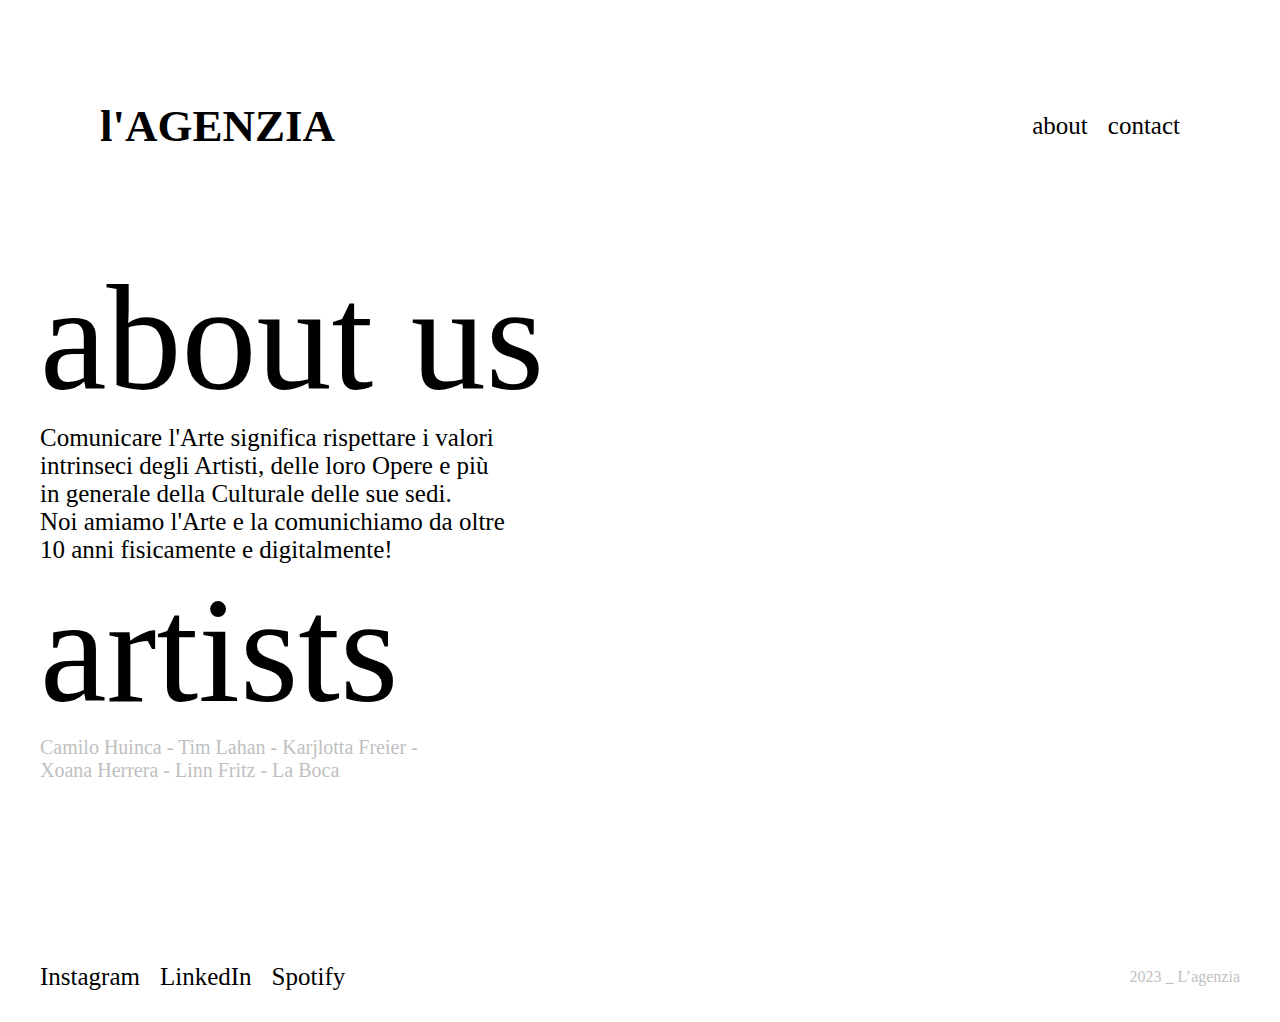
<file: aboutus.html>
<!DOCTYPE html>
<html lang="en">
<head>
    <meta charset="UTF-8">
    <meta http-equiv="X-UA-Compatible" content="IE=edge">
    <meta name="viewport" content="width=device-width, initial-scale=1.0">
    <title>Document</title>
    <link rel="stylesheet" href="style7.css">
</head>
<body>

    <header>
        <p><a href="index.html">l'AGENZIA</a></p>
        <nav>
        <ul>
            <li><a href="aboutus.html">about</a></li>
            <li><a href="contact.html">contact</a></li>
        </ul>
        </nav>
    </header>  

    <main>

        <h1>about us</h1>
        <p>Comunicare l'Arte significa rispettare i valori <br> 
            intrinseci degli Artisti, delle loro Opere e più <br>
            in generale della Culturale delle sue sedi. <br>
            Noi amiamo l'Arte e la comunichiamo da oltre <br>
            10 anni fisicamente e digitalmente! </p>
        <h1>artists</h1>
        <h2>Camilo Huinca - Tim Lahan - Karjlotta Freier - <br>
            Xoana Herrera - Linn Fritz - La Boca</h2>
        
        
        
    </main>


    <footer>
        <nav>
            <ul>
                <li><a href="index.html">Instagram</a></li>
                <li><a href="index.html">LinkedIn</a></li>
                <li><a href="index.html">Spotify</a></li>
            </ul>
        </nav>
        <p>2023 _ L’agenzia</p>
    </footer>


    
</body>
</html>
</file>
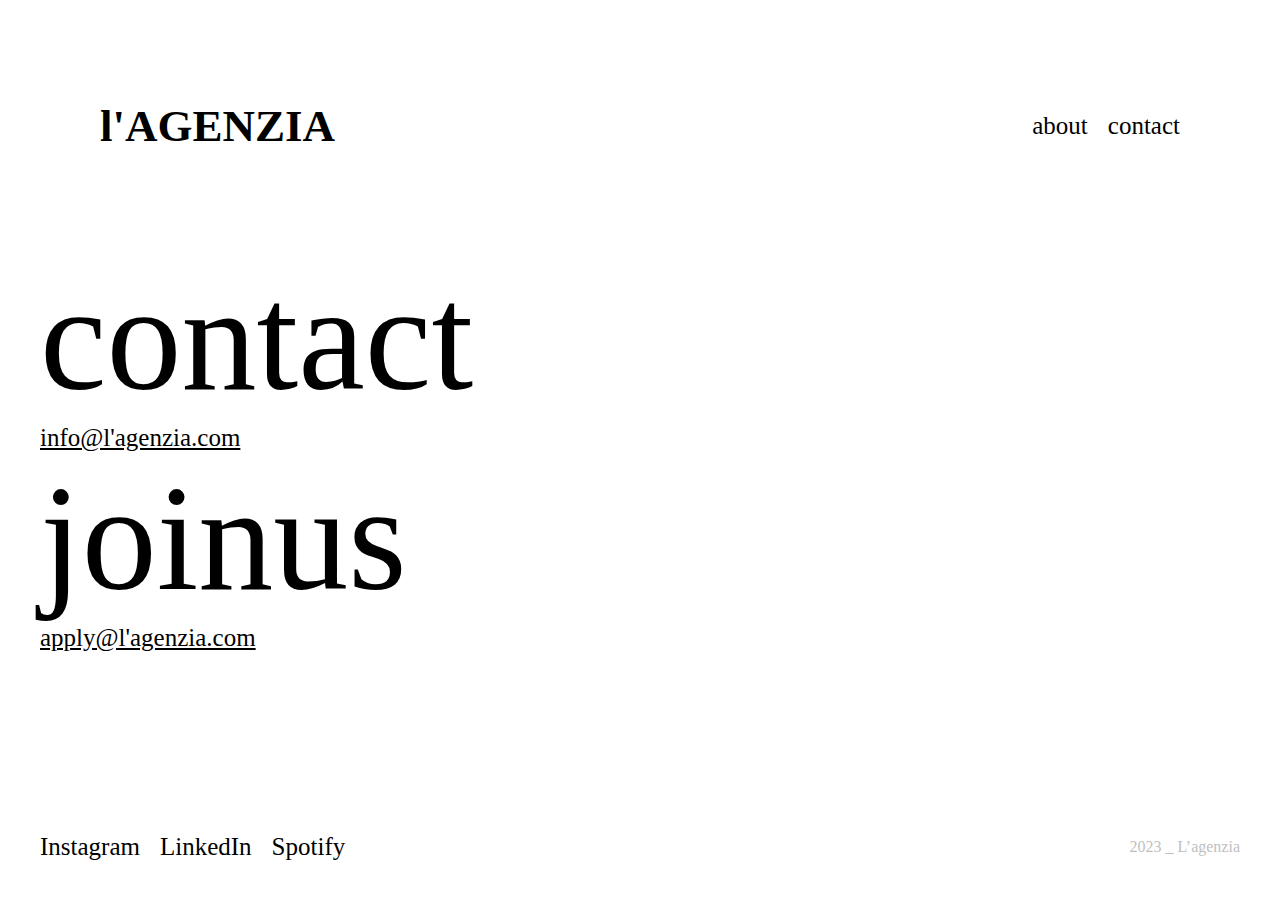
<file: contact.html>
<!DOCTYPE html>
<html lang="en">
<head>
    <meta charset="UTF-8">
    <meta http-equiv="X-UA-Compatible" content="IE=edge">
    <meta name="viewport" content="width=device-width, initial-scale=1.0">
    <title>Document</title>
    <link rel="stylesheet" href="style8.css">
    
</head>
<body>

    <header>
        <p><a href="index.html">l'AGENZIA</a></p>
        <nav>
        <ul>
            <li><a href="aboutus.html">about</a></li>
            <li><a href="contact.htmls">contact</a></li>
        </ul>
        </nav>
    </header>  

    <main>

        <h1>contact</h1>
        <h2>info@l'agenzia.com</h2>
        <h1>joinus</h1>
        <h2>apply@l'agenzia.com</h2>
        
    </main>

    <footer>
        <nav>
            <ul>
                <li><a href="index.html">Instagram</a></li>
                <li><a href="index.html">LinkedIn</a></li>
                <li><a href="index.html">Spotify</a></li>
            </ul>
        </nav>
        <p>2023 _ L’agenzia</p>
    </footer>
    
    </body>
    </html>
    
    
</body>
</html>
</file>
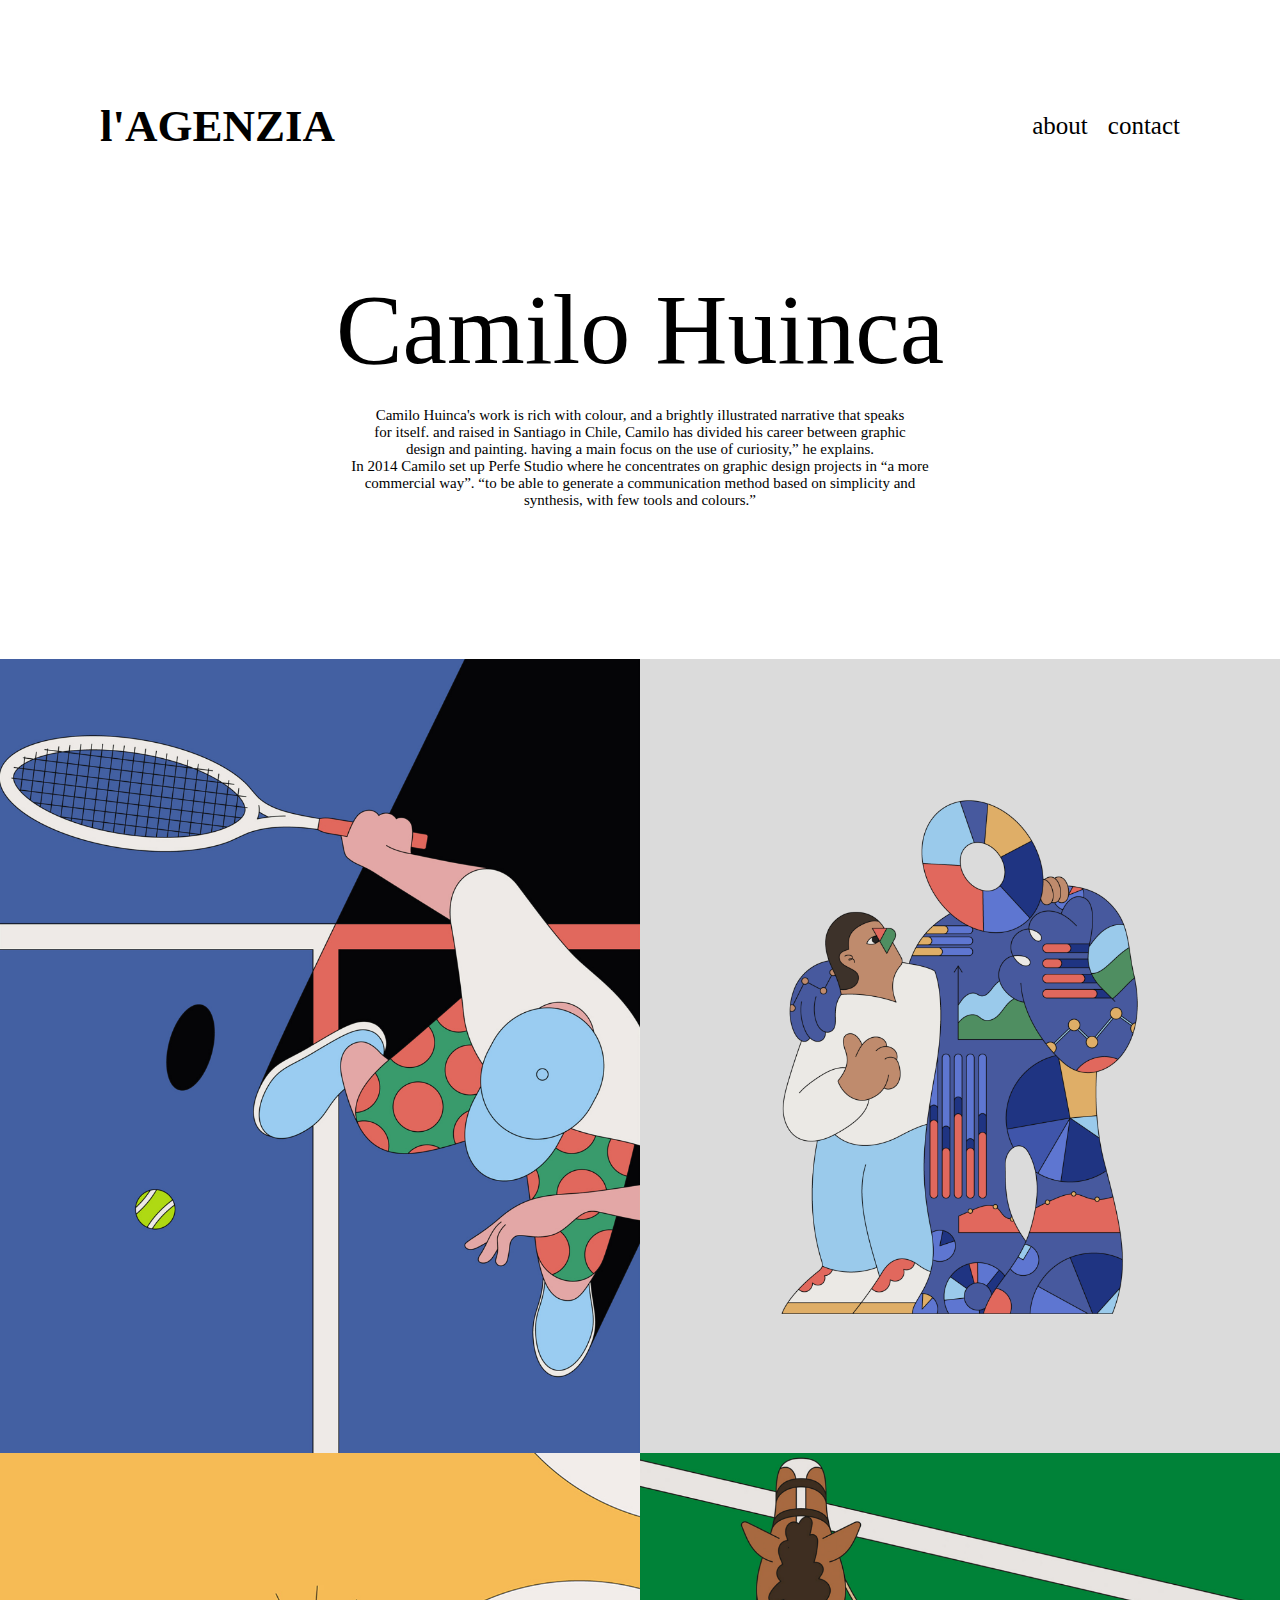
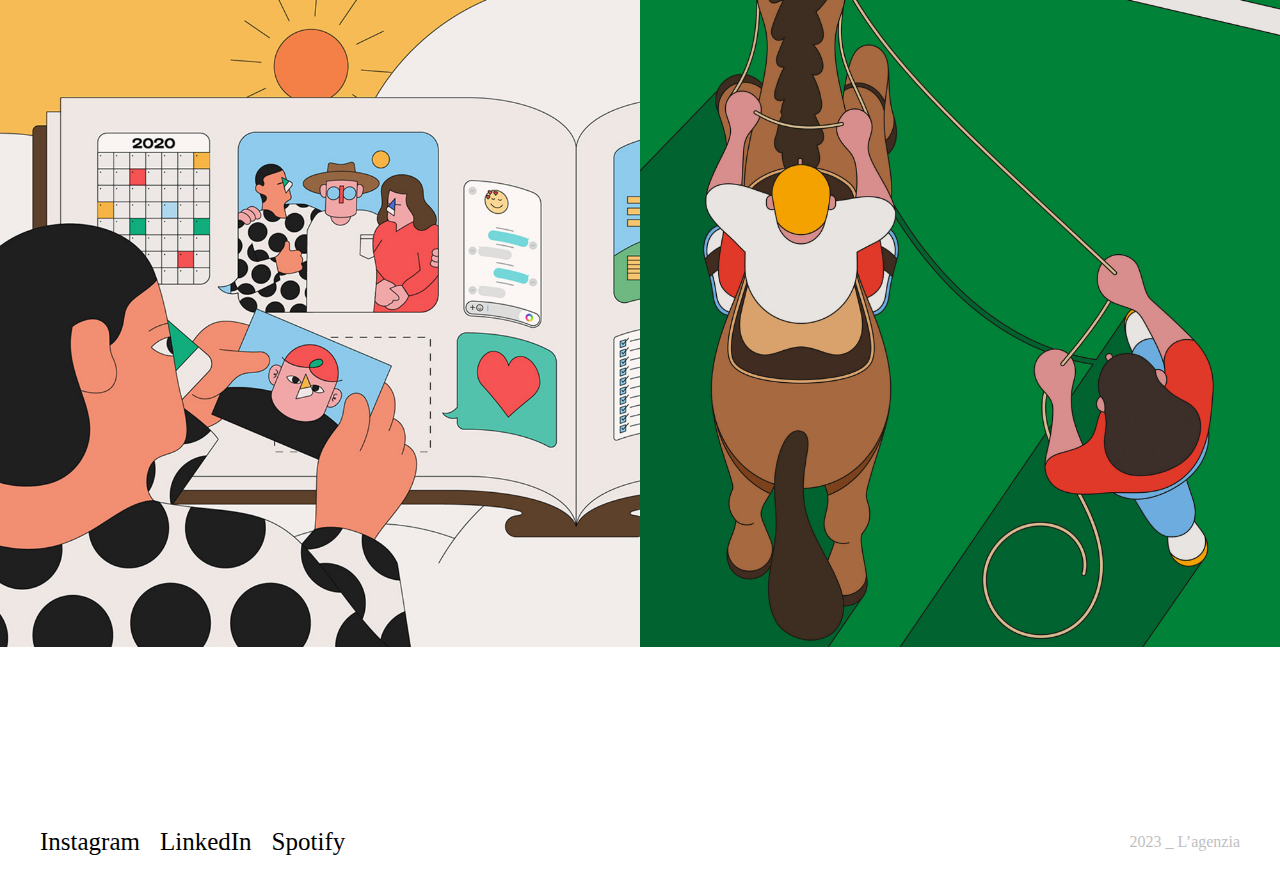
<file: pagina1.html>
<!DOCTYPE html>
<html lang="en">
<head>
    <meta charset="UTF-8">
    <meta http-equiv="X-UA-Compatible" content="IE=edge">
    <meta name="viewport" content="width=device-width, initial-scale=1.0">
    <title>Document</title>
    <link rel="stylesheet" href="style1.css">
</head>
<body>

    <header>
        <p><a href="index.html">l'AGENZIA</a></p>
        <nav>
        <ul>
            <li><a href="aboutus.html">about</a></li>
            <li><a href="contact.html">contact</a></li>
        </ul>
        </nav>
    </header>

    <main>

    <h1>Camilo Huinca</h1>
    <p>Camilo Huinca's work is rich with colour, and a brightly illustrated narrative that speaks <br> for itself. 
    and raised in Santiago in Chile, Camilo has divided his career between graphic <br> design and painting.
    having a main focus on the use of curiosity,” he explains. <br>
    In 2014 Camilo set up Perfe Studio where he concentrates on graphic design projects in “a more <br> commercial way”. 
    “to be able to generate a communication method based on simplicity and <br> synthesis, with few tools and colours.” 
    </p>

    <div class="card">
        <img src="img/7.png" alt="7.png">
        <img src="img/8.png" alt="8.png">    
        <img src="img/9.png" alt="9.png">
        <img src="img/10.png" alt="10png">
    </div>
    
    </main>

    <footer>
        <nav>
            <ul>
                <li><a href="index.html">Instagram</a></li>
                <li><a href="index.html">LinkedIn</a></li>
                <li><a href="index.html">Spotify</a></li>
            </ul>
        </nav>
        <p>2023 _ L’agenzia</p>
    </footer>
    
</body>
</html>
</file>
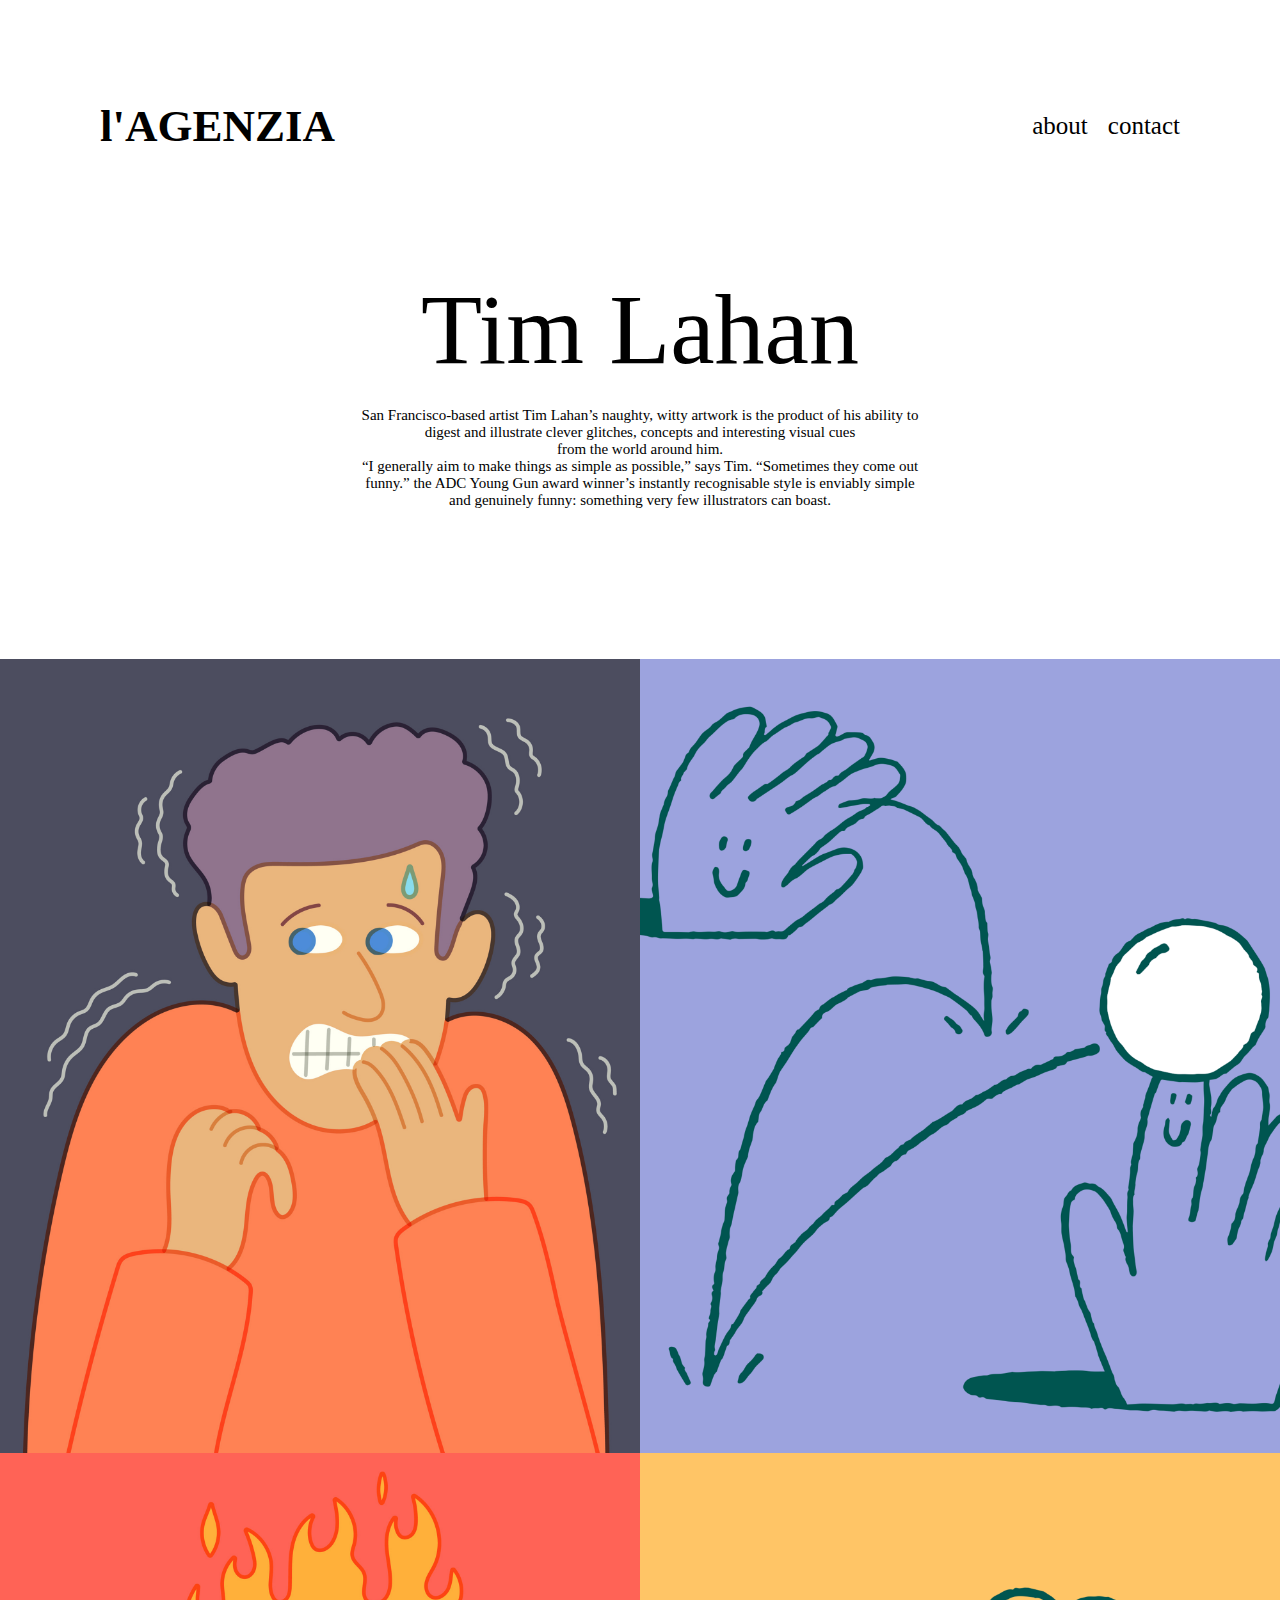
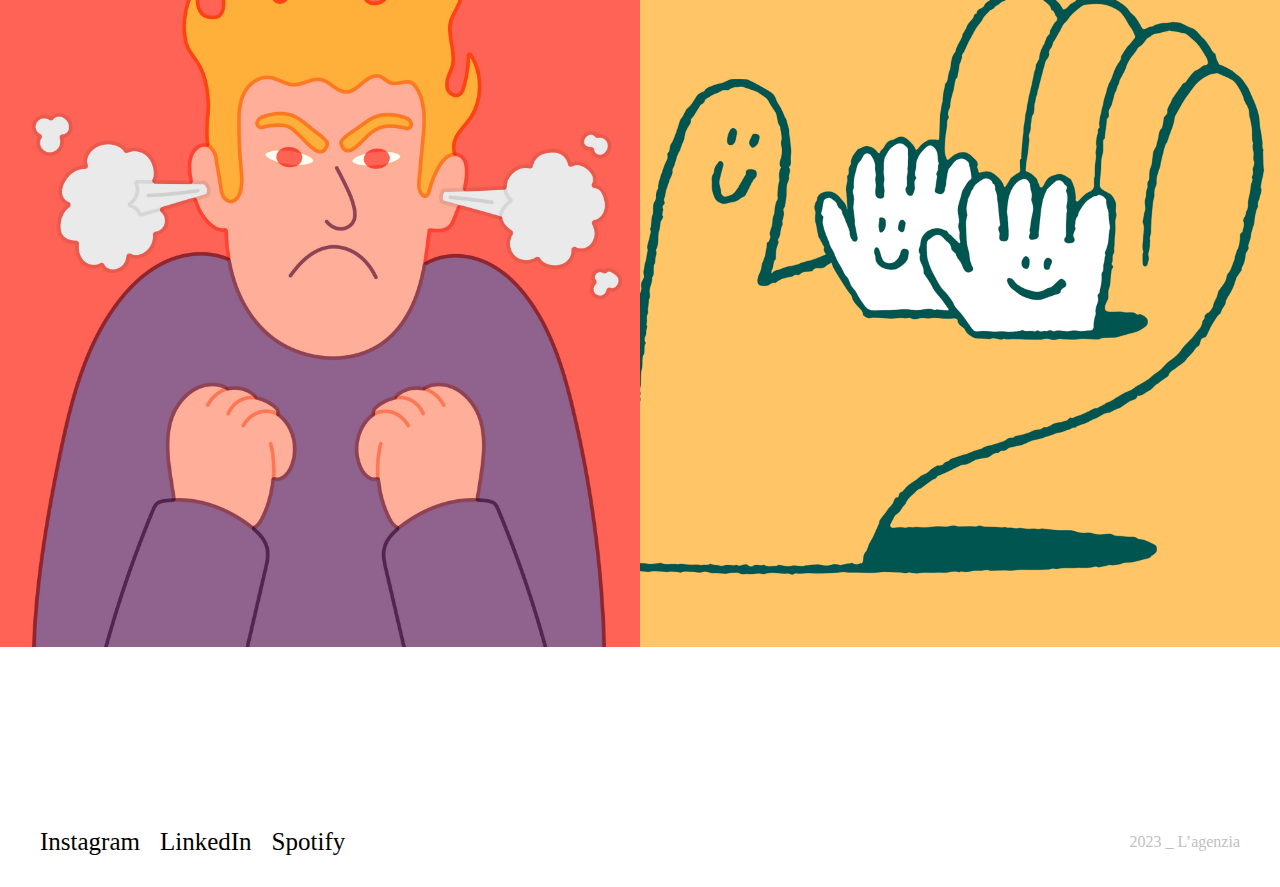
<file: pagina2.html>
<!DOCTYPE html>
<html lang="en">
<head>
    <meta charset="UTF-8">
    <meta http-equiv="X-UA-Compatible" content="IE=edge">
    <meta name="viewport" content="width=device-width, initial-scale=1.0">
    <title>Document</title>
    <link rel="stylesheet" href="style2.css">
</head>
<body>

    <header>
        <p><a href="index.html">l'AGENZIA</a></p>
        <nav>
        <ul>
            <li><a href="aboutus.html">about</a></li>
            <li><a href="contact.html">contact</a></li>
        </ul>
        </nav>
    </header>

    <main>

    <h1>Tim Lahan</h1>
    <p>San Francisco-based artist Tim Lahan’s naughty, witty artwork is the product of his ability to <br>
    digest and illustrate clever glitches, concepts and interesting visual cues <br> from the world around him. <br>
    “I generally aim to make things as simple as possible,” says Tim. “Sometimes they come out <br>
    funny.”  the ADC Young Gun award winner’s instantly recognisable style is enviably simple <br> 
    and genuinely funny: something very few illustrators can boast.
    </p>

    <div class="card">
        <img src="img/11.png" alt="11.png">
        <img src="img/12.png" alt="12.png">    
        <img src="img/13.png" alt="13.png">
        <img src="img/14.png" alt="14.png">
    </div>
    
    </main>

    <footer>
        <nav>
            <ul>
                <li><a href="index.html">Instagram</a></li>
                <li><a href="index.html">LinkedIn</a></li>
                <li><a href="index.html">Spotify</a></li>
            </ul>
        </nav>
        <p>2023 _ L’agenzia</p>
    </footer>
    
</body>
</html>
</file>
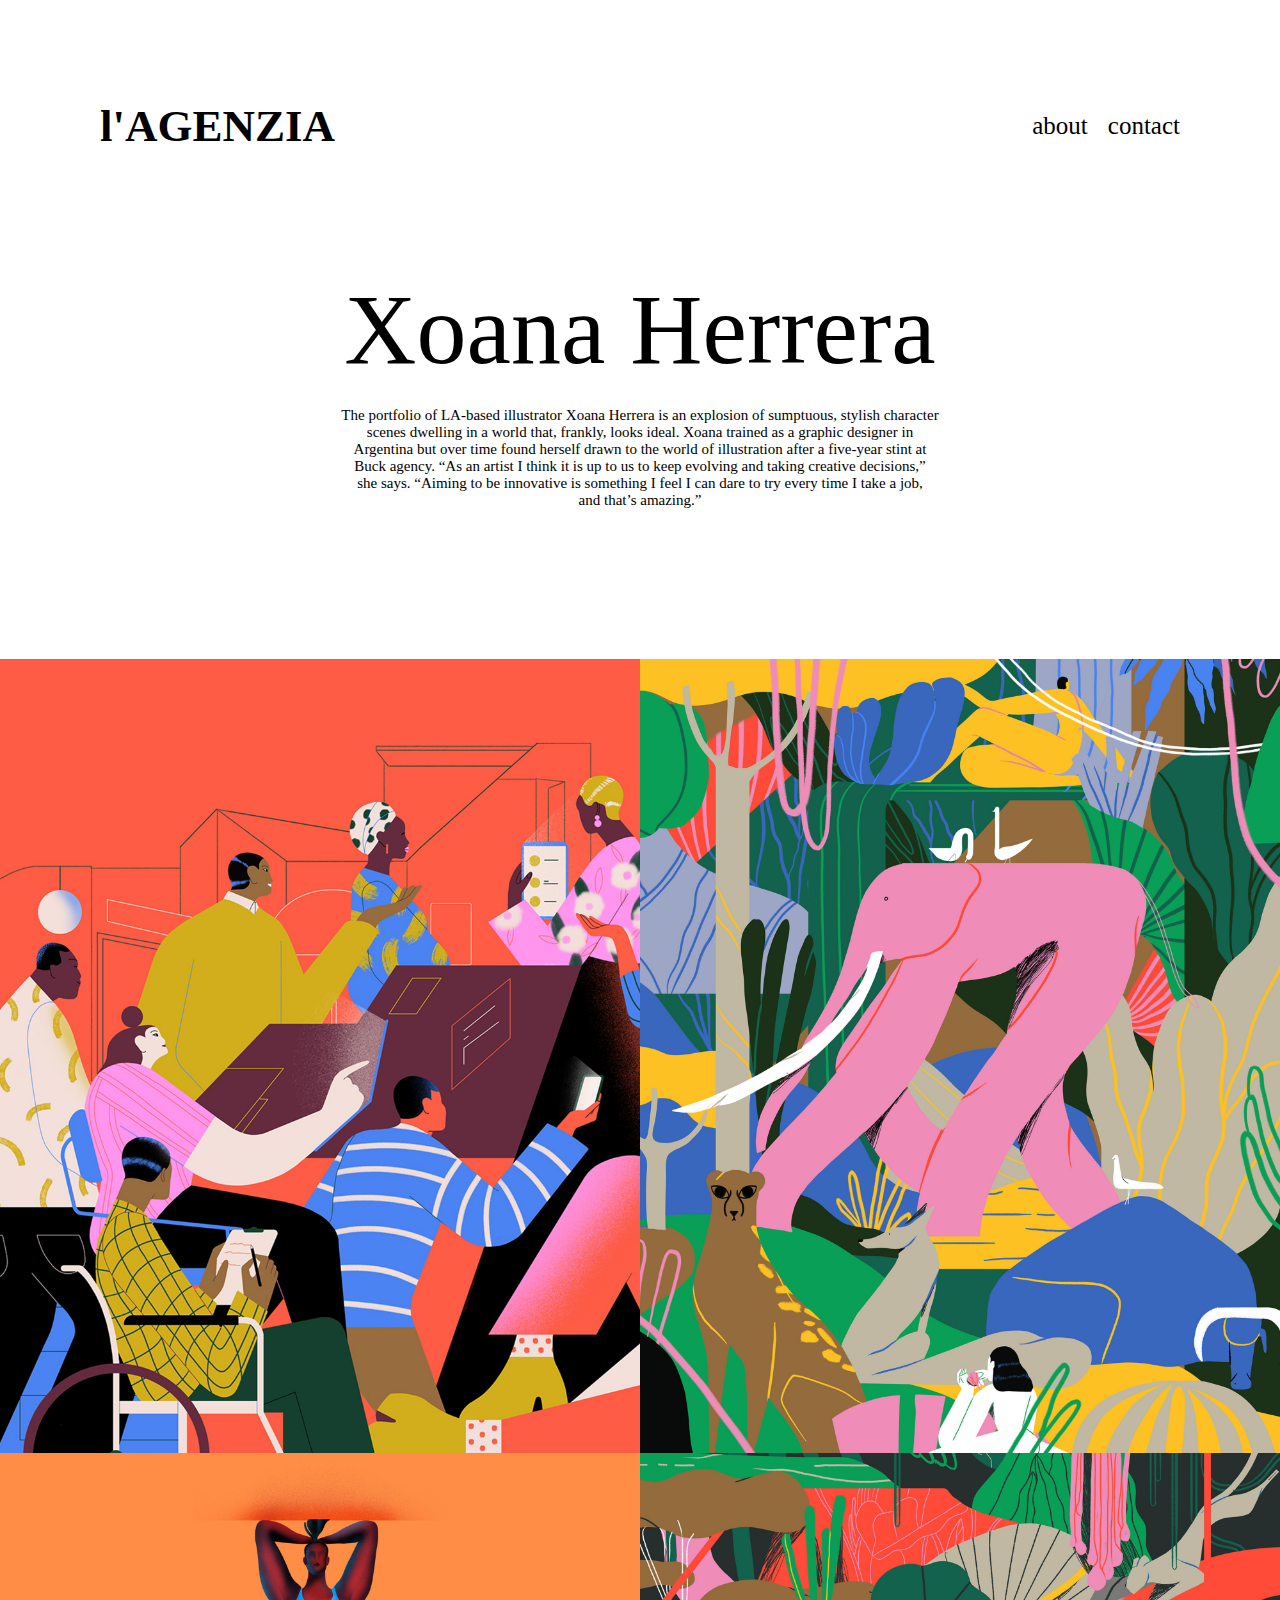
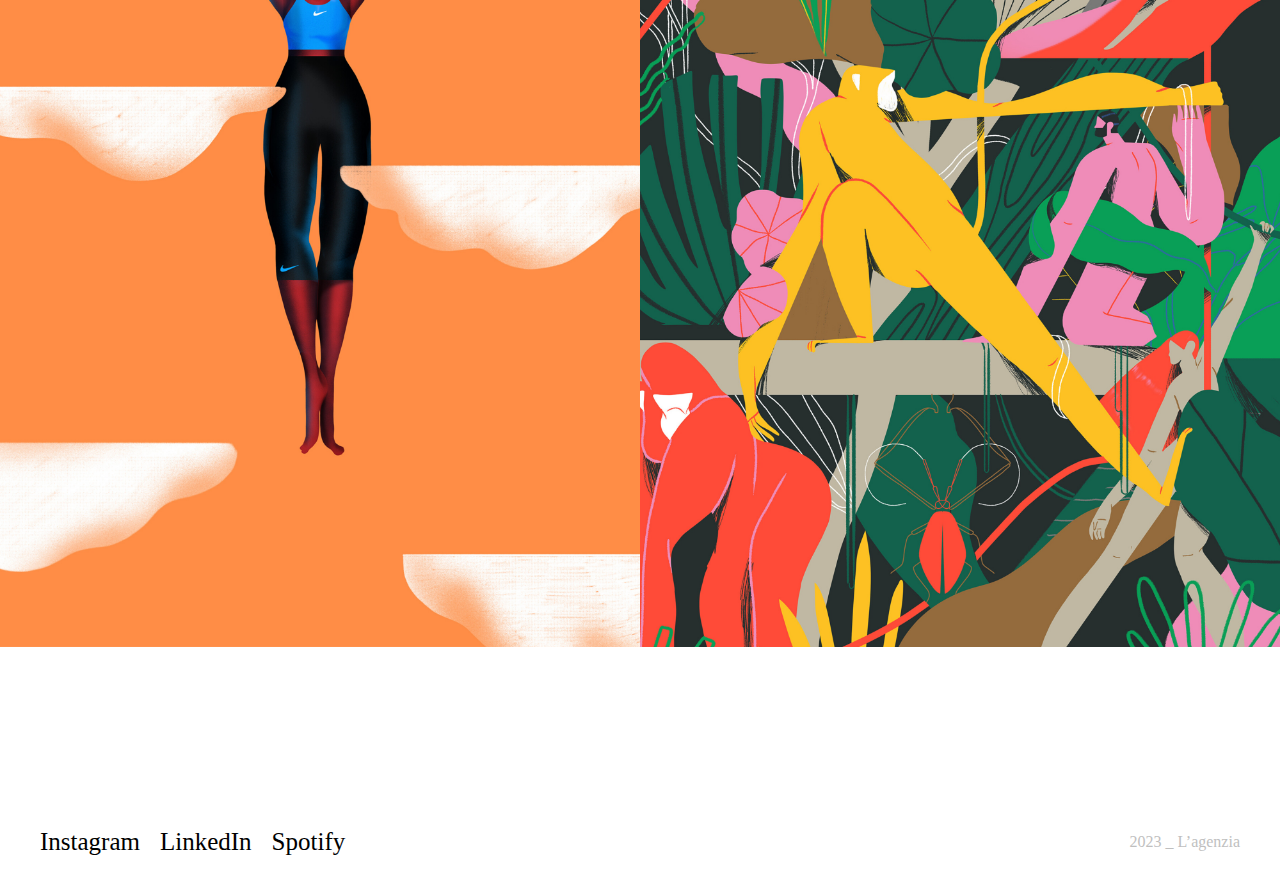
<file: pagina4.html>
<!DOCTYPE html>
<html lang="en">
<head>
    <meta charset="UTF-8">
    <meta http-equiv="X-UA-Compatible" content="IE=edge">
    <meta name="viewport" content="width=device-width, initial-scale=1.0">
    <title>Document</title>
    <link rel="stylesheet" href="style4.css">
</head>
<body>

    <header>
        <p><a href="index.html">l'AGENZIA</a></p>
        <nav>
        <ul>
            <li><a href="aboutus.html">about</a></li>
            <li><a href="contact.html">contact</a></li>
        </ul>
        </nav>
    </header>

    <main>

    <h1>Xoana Herrera</h1>
    <p>The portfolio of LA-based illustrator Xoana Herrera is an explosion of sumptuous, stylish character <br>
       scenes dwelling in a world that, frankly, looks ideal. Xoana trained as a graphic designer in <br>
       Argentina but over time found herself drawn to the world of illustration after a five-year stint at <br>
       Buck agency.  “As an artist I think it is up to us to keep evolving and taking creative decisions,” <br>
       she says. “Aiming to be innovative is something I feel I can dare to try every time I take a job, <br>
       and that’s amazing.”
    </p>

    <div class="card">
        <img src="img/19.png" alt="19.png">
        <img src="img/20.png" alt="20.png">    
        <img src="img/21.png" alt="21.png">
        <img src="img/22.png" alt="22.png">
    </div>
    
    </main>

    <footer>
        <nav>
            <ul>
                <li><a href="index.html">Instagram</a></li>
                <li><a href="index.html">LinkedIn</a></li>
                <li><a href="index.html">Spotify</a></li>
            </ul>
        </nav>
        <p>2023 _ L’agenzia</p>
    </footer>
    
</body>
</html>
</file>
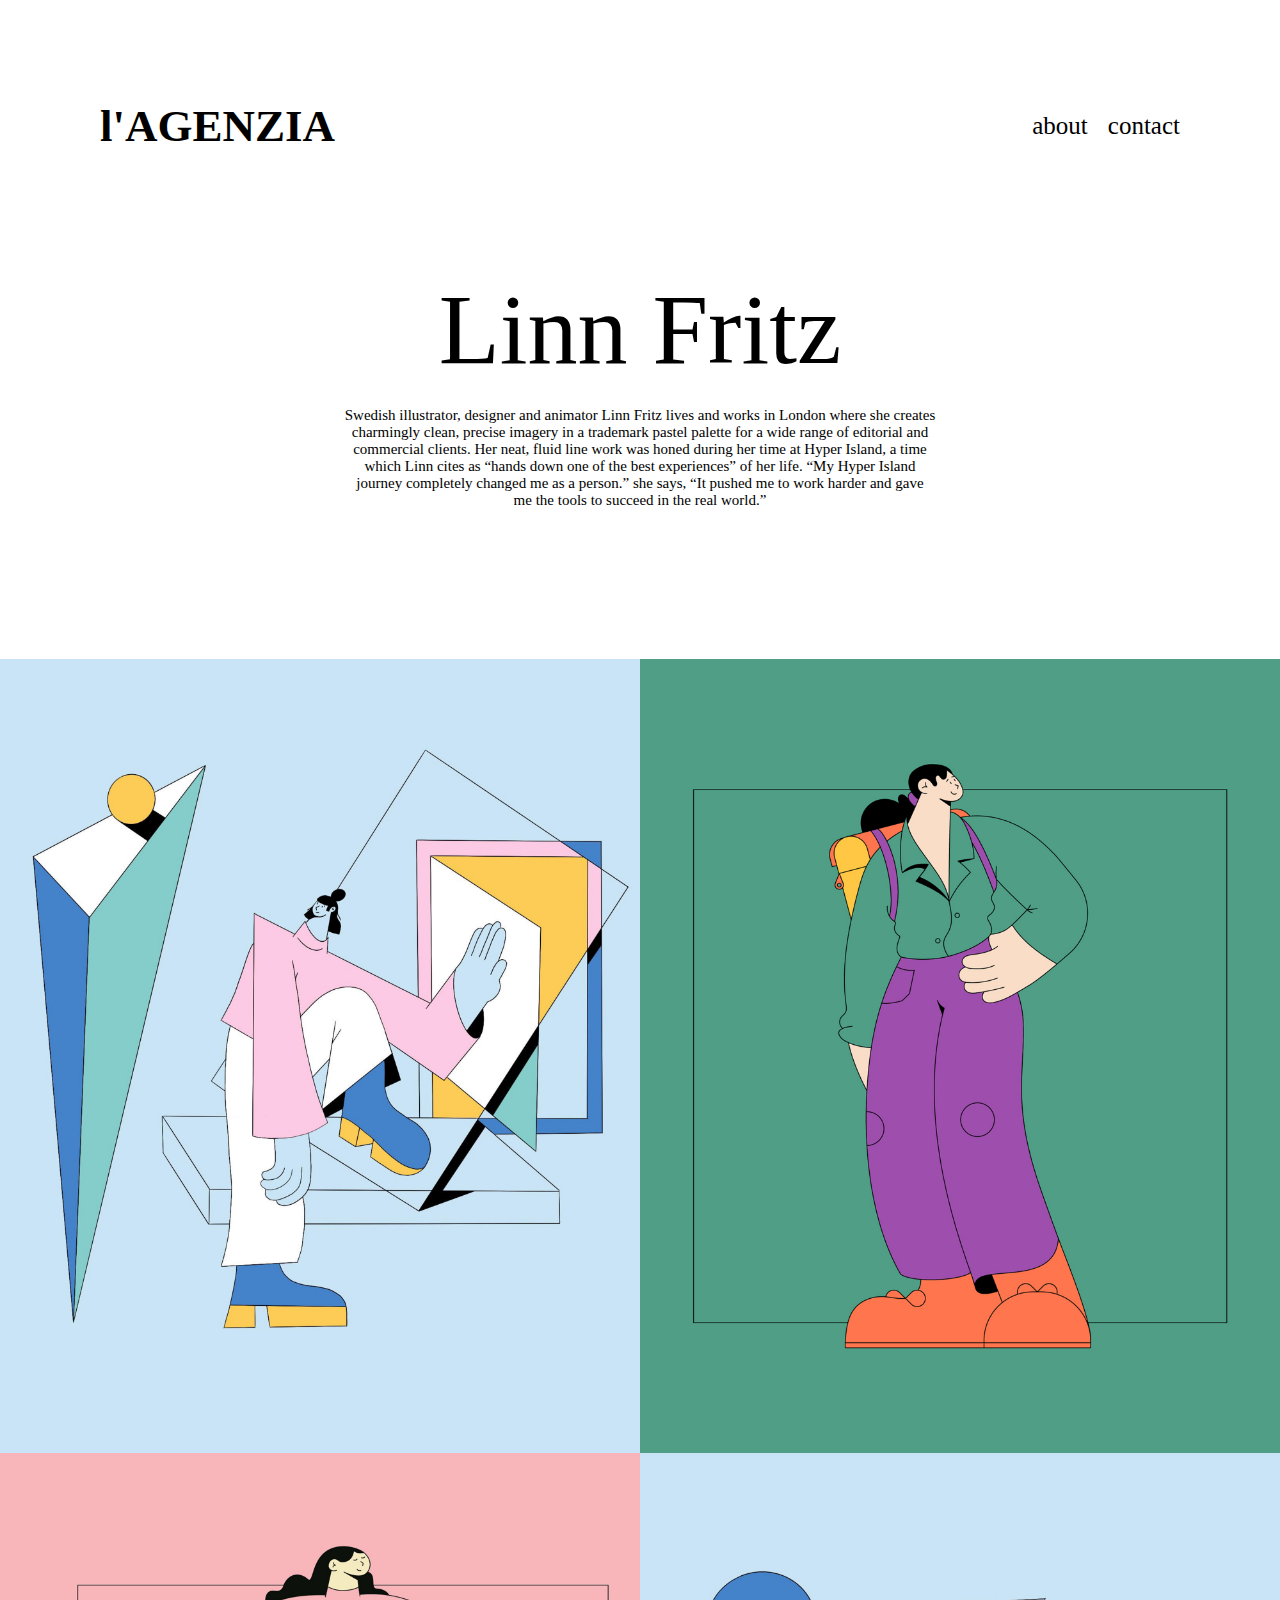
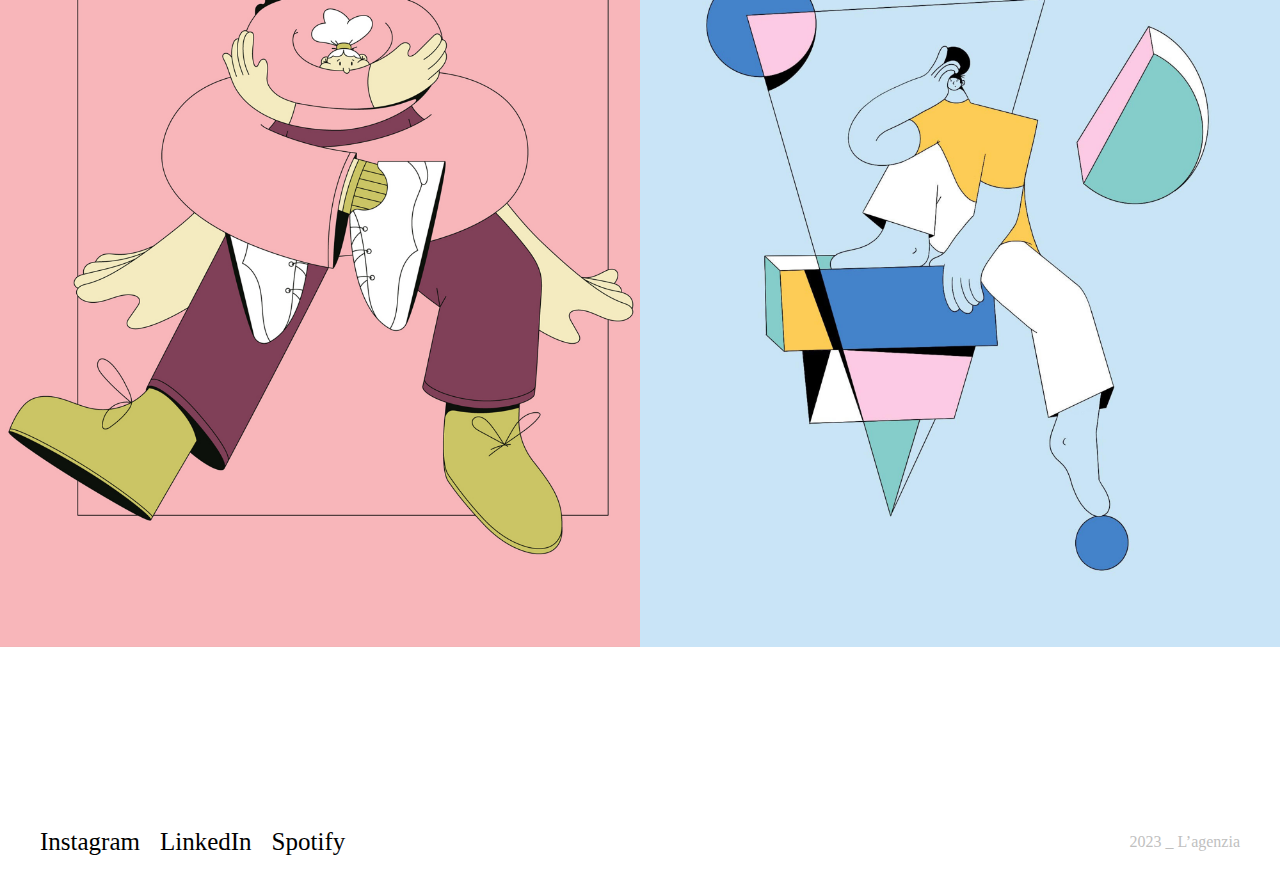
<file: pagina5.html>
<!DOCTYPE html>
<html lang="en">
<head>
    <meta charset="UTF-8">
    <meta http-equiv="X-UA-Compatible" content="IE=edge">
    <meta name="viewport" content="width=device-width, initial-scale=1.0">
    <title>Document</title>
    <link rel="stylesheet" href="style5.css">
</head>
<body>

    <header>
        <p><a href="index.html">l'AGENZIA</a></p>
        <nav>
        <ul>
            <li><a href="aboutus.html">about</a></li>
            <li><a href="contact.html">contact</a></li>
        </ul>
        </nav>
    </header>

    <main>

    <h1>Linn Fritz</h1>
    <p>Swedish illustrator, designer and animator Linn Fritz lives and works in London where she creates <br>
       charmingly clean, precise imagery in a trademark pastel palette for a wide range of editorial and <br>
       commercial clients. Her neat, fluid line work was honed during her time at Hyper Island, a time <br>
       which Linn cites as “hands down one of the best experiences” of her life. “My Hyper Island <br>
       journey completely changed me as a person.” she says, “It pushed me to work harder and gave <br>
       me the tools to succeed in the real world.”
    </p>

    <div class="card">
        <img src="img/23.png" alt="23.png">
        <img src="img/24.png" alt="24.png">    
        <img src="img/26.png" alt="26.png">
        <img src="img/25.png" alt="25.png">
    </div>
    
    </main>

    <footer>
        <nav>
            <ul>
                <li><a href="index.html">Instagram</a></li>
                <li><a href="index.html">LinkedIn</a></li>
                <li><a href="index.html">Spotify</a></li>
            </ul>
        </nav>
        <p>2023 _ L’agenzia</p>
    </footer>
    
</body>
</html>
</file>
<file: style7.css>
body {
    margin:0;
    background-color: white;
    font-family: inter;
}

header,main,footer{
    max-width: 1200px;
    margin: auto;
}

header a {
text-decoration: none;
color: black;
font-family: inter;
align-items: center;
}

header p {
    font-size: 45px;
    margin: 0;
    font-weight:bold;
    font-family: inter;
}

header nav a {
    text-decoration: none;
    color: black;
    font-size: 25px;
    margin: 0;
    font-weight:normal;
    font-family: inter;
}

header nav ul{
    display: flex;
    padding: 20px;
    margin:0;
    padding: 0;
    list-style-type: none;
    display: flex;
    gap: 20px;  
}

header {
    display: flex;
    justify-content: space-between;
    align-items: center;
    padding: 100px;
}

header a:hover{
    text-decoration: overline;
}

main{
margin-bottom: 150px;
}

main h1{
    font-size: 150px;
    margin: 0;
    font-weight:normal;
    font-family: inter;
}

main p{
    font-size: 25px;
    margin: 0;
    font-weight:lighter;
    font-family: inter;
}

main h2{
    font-size: 20px;
    margin: 0;
    font-weight:lighter;
    font-family: inter;
    color: rgb(191, 191, 191);
}

footer {
    display: flex;
    justify-content: space-between;
    align-items: center;
    padding: 20px;
}



footer ul{
display: flex;
padding: 20px;
margin:0;
padding: 0;
list-style-type: none;
display: flex;
gap: 20px;  
}

footer a {
text-decoration: none;
color: black;
font-size: 25px;
margin: 0;
font-weight:normal;
font-family: inter;
}

footer a:hover{
text-decoration: overline;
}

footer p {
color: rgb(191, 191, 191);
}
</file>
<file: style8.css>
body {
    margin:0;
    background-color: white;
    font-family: inter;
}

header,main,footer{
    max-width: 1200px;
    margin: auto;
}

header a {
text-decoration: none;
color: black;
font-family: inter;
align-items: center;
}

header p {
    font-size: 45px;
    margin: 0;
    font-weight:bold;
    font-family: inter;
}

header nav a {
    text-decoration: none;
    color: black;
    font-size: 25px;
    margin: 0;
    font-weight:normal;
    font-family: inter;
}

header nav ul{
    display: flex;
    padding: 20px;
    margin:0;
    padding: 0;
    list-style-type: none;
    display: flex;
    gap: 20px;  
}

header {
    display: flex;
    justify-content: space-between;
    align-items: center;
    padding: 100px;
}

header a:hover{
    text-decoration: overline;
}

main{
margin-bottom: 150px;
}

main h1{
    font-size: 150px;
    margin: 0;
    font-weight:normal;
    font-family: inter;
}

main h2{
    font-size: 25px;
    margin: 0;
    font-weight:lighter;
    font-family: inter;
    text-decoration: underline;
}


footer {
    display: flex;
    justify-content: space-between;
    align-items: center;
    padding: 20px;
}



footer ul{
display: flex;
padding: 20px;
margin:0;
padding: 0;
list-style-type: none;
display: flex;
gap: 20px;  
}

footer a {
text-decoration: none;
color: black;
font-size: 25px;
margin: 0;
font-weight:normal;
font-family: inter;
}

footer a:hover{
text-decoration: overline;
}

footer p {
color: rgb(191, 191, 191);
}
</file>
<file: style1.css>
body {
    margin:0;
    background-color: white;
    font-family: inter;
}

img {
    max-width: 100%;
    height: auto;
}

header,main,footer{
    max-width: 1200px;
    margin: auto;
}

header a {
text-decoration: none;
color: black;
font-family: inter;
align-items: center;
}

header p {
    font-size: 45px;
    margin: 0;
    font-weight:bold;
    font-family: inter;
}

header nav a {
    text-decoration: none;
    color: black;
    font-size: 25px;
    margin: 0;
    font-weight:normal;
    font-family: inter;
}

header nav ul{
    display: flex;
    padding: 20px;
    margin:0;
    padding: 0;
    list-style-type: none;
    display: flex;
    gap: 20px;  
}

header {
display: flex;
justify-content: space-between;
align-items: center;
padding: 100px;
}

header a:hover{
    text-decoration: overline;
}

main{
    max-width: 150%;
}


main h1{
    font-size: 100px;
    margin: 20px;
    font-weight:normal;
    font-family: inter;
    text-align: center;
    }

main p{
    font-size: 15px;
    margin: 0;
    font-weight:lighter;
    font-family: inter;
    text-align: center;
    margin-bottom: 150px;
}


section.images img{
    object-fit: cover;
    width: 100%;
}

div.card {
    display: grid;
    columns: 2;
    grid-template-columns: repeat(2, minmax(350px, 1fr));
    margin-bottom: 150px;
}

footer {
    display: flex;
    justify-content: space-between;
    align-items: center;
    padding: 20px;
}



footer ul{
display: flex;
padding: 20px;
margin:0;
padding: 0;
list-style-type: none;
display: flex;
gap: 20px;  
}

footer a {
text-decoration: none;
color: black;
font-size: 25px;
margin: 0;
font-weight:normal;
font-family: inter;
}

footer a:hover{
text-decoration: overline;
}

footer p {
color: rgb(191, 191, 191);
}
</file>
<file: style2.css>
body {
    margin:0;
    background-color: white;
    font-family: inter;
}

img {
    max-width: 100%;
    height: auto;
}

header,main,footer{
    max-width: 1200px;
    margin: auto;
}

header a {
text-decoration: none;
color: black;
font-family: inter;
align-items: center;
}

header p {
    font-size: 45px;
    margin: 0;
    font-weight:bold;
    font-family: inter;
}

header nav a {
    text-decoration: none;
    color: black;
    font-size: 25px;
    margin: 0;
    font-weight:normal;
    font-family: inter;
}

header nav ul{
    display: flex;
    padding: 20px;
    margin:0;
    padding: 0;
    list-style-type: none;
    display: flex;
    gap: 20px;  
}

header {
display: flex;
justify-content: space-between;
align-items: center;
padding: 100px;
}

header a:hover{
    text-decoration: overline;
}

main{
    max-width: 150%;
}


main h1{
    font-size: 100px;
    margin: 20px;
    font-weight:normal;
    font-family: inter;
    text-align: center;
    }

main p{
    font-size: 15px;
    margin: 0;
    font-weight:lighter;
    font-family: inter;
    text-align: center;
    margin-bottom: 150px;
}


section.images img{
    object-fit: cover;
    width: 100%;
}

div.card {
    display: grid;
    columns: 2;
    grid-template-columns: repeat(2, minmax(350px, 1fr));
    margin-bottom: 150px;
}

footer {
    display: flex;
    justify-content: space-between;
    align-items: center;
    padding: 20px;
}



footer ul{
display: flex;
padding: 20px;
margin:0;
padding: 0;
list-style-type: none;
display: flex;
gap: 20px;  
}

footer a {
text-decoration: none;
color: black;
font-size: 25px;
margin: 0;
font-weight:normal;
font-family: inter;
}

footer a:hover{
text-decoration: overline;
}

footer p {
color: rgb(191, 191, 191);
}
</file>
<file: style4.css>
body {
    margin:0;
    background-color: white;
    font-family: inter;
}

img {
    max-width: 100%;
    height: auto;
}

header,main,footer{
    max-width: 1200px;
    margin: auto;
}

header a {
text-decoration: none;
color: black;
font-family: inter;
align-items: center;
}

header p {
    font-size: 45px;
    margin: 0;
    font-weight:bold;
    font-family: inter;
}

header nav a {
    text-decoration: none;
    color: black;
    font-size: 25px;
    margin: 0;
    font-weight:normal;
    font-family: inter;
}

header nav ul{
    display: flex;
    padding: 20px;
    margin:0;
    padding: 0;
    list-style-type: none;
    display: flex;
    gap: 20px;  
}

header {
display: flex;
justify-content: space-between;
align-items: center;
padding: 100px;
}

header a:hover{
    text-decoration: overline;
}

main{
    max-width: 150%;
}


main h1{
    font-size: 100px;
    margin: 20px;
    font-weight:normal;
    font-family: inter;
    text-align: center;
    }

main p{
    font-size: 15px;
    margin: 0;
    font-weight:lighter;
    font-family: inter;
    text-align: center;
    margin-bottom: 150px;
}


section.images img{
    object-fit: cover;
    width: 100%;
}

div.card {
    display: grid;
    columns: 2;
    grid-template-columns: repeat(2, minmax(350px, 1fr));
    margin-bottom: 150px;
}

footer {
    display: flex;
    justify-content: space-between;
    align-items: center;
    padding: 20px;
}



footer ul{
display: flex;
padding: 20px;
margin:0;
padding: 0;
list-style-type: none;
display: flex;
gap: 20px;  
}

footer a {
text-decoration: none;
color: black;
font-size: 25px;
margin: 0;
font-weight:normal;
font-family: inter;
}

footer a:hover{
text-decoration: overline;
}

footer p {
color: rgb(191, 191, 191);
}
</file>
<file: style5.css>
body {
    margin:0;
    background-color: white;
    font-family: inter;
}

img {
    max-width: 100%;
    height: auto;
}

header,main,footer{
    max-width: 1200px;
    margin: auto;
}

header a {
text-decoration: none;
color: black;
font-family: inter;
align-items: center;
}

header p {
    font-size: 45px;
    margin: 0;
    font-weight:bold;
    font-family: inter;
}

header nav a {
    text-decoration: none;
    color: black;
    font-size: 25px;
    margin: 0;
    font-weight:normal;
    font-family: inter;
}

header nav ul{
    display: flex;
    padding: 20px;
    margin:0;
    padding: 0;
    list-style-type: none;
    display: flex;
    gap: 20px;  
}

header {
display: flex;
justify-content: space-between;
align-items: center;
padding: 100px;
}

header a:hover{
    text-decoration: overline;
}

main{
    max-width: 150%;
}


main h1{
    font-size: 100px;
    margin: 20px;
    font-weight:normal;
    font-family: inter;
    text-align: center;
    }

main p{
    font-size: 15px;
    margin: 0;
    font-weight:lighter;
    font-family: inter;
    text-align: center;
    margin-bottom: 150px;
}


section.images img{
    object-fit: cover;
    width: 100%;
}

div.card {
    display: grid;
    columns: 2;
    grid-template-columns: repeat(2, minmax(350px, 1fr));
    margin-bottom: 150px;
}

footer {
    display: flex;
    justify-content: space-between;
    align-items: center;
    padding: 20px;
}



footer ul{
display: flex;
padding: 20px;
margin:0;
padding: 0;
list-style-type: none;
display: flex;
gap: 20px;  
}

footer a {
text-decoration: none;
color: black;
font-size: 25px;
margin: 0;
font-weight:normal;
font-family: inter;
}

footer a:hover{
text-decoration: overline;
}

footer p {
color: rgb(191, 191, 191);
}
</file>
